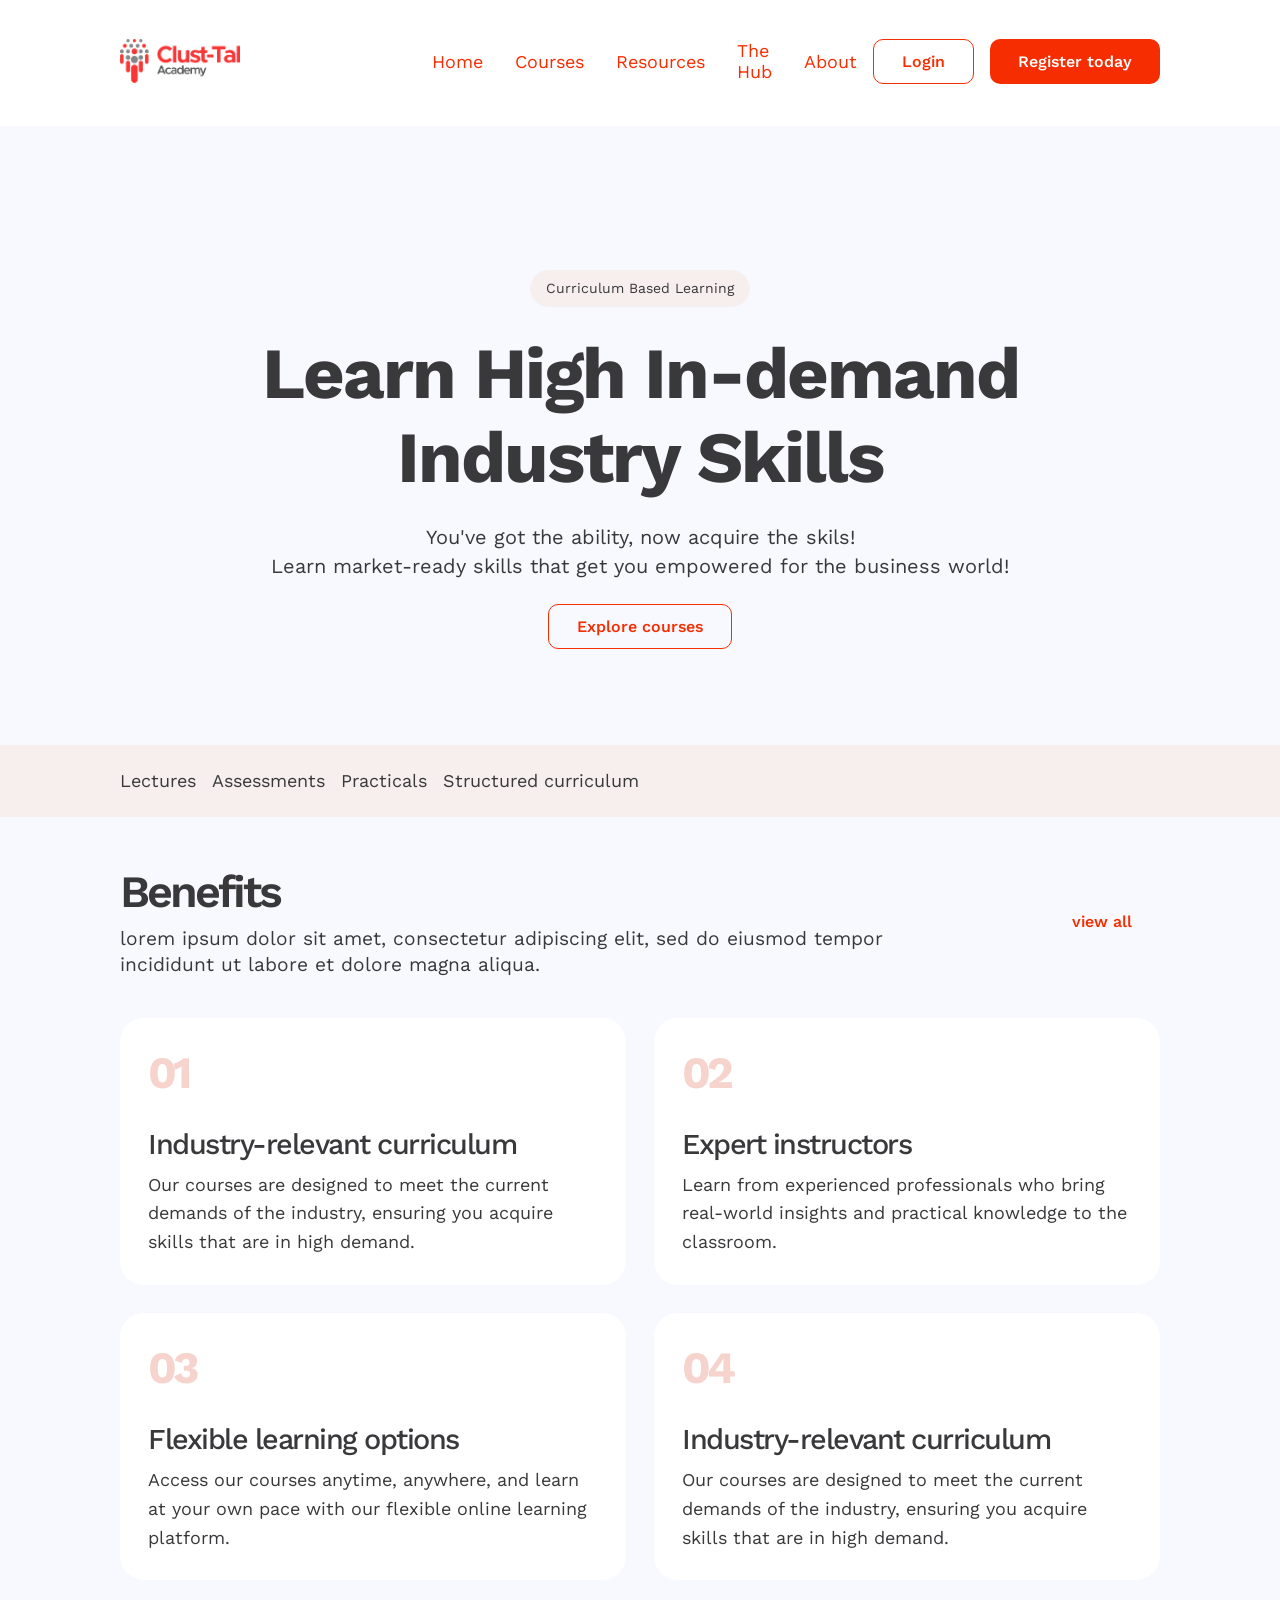
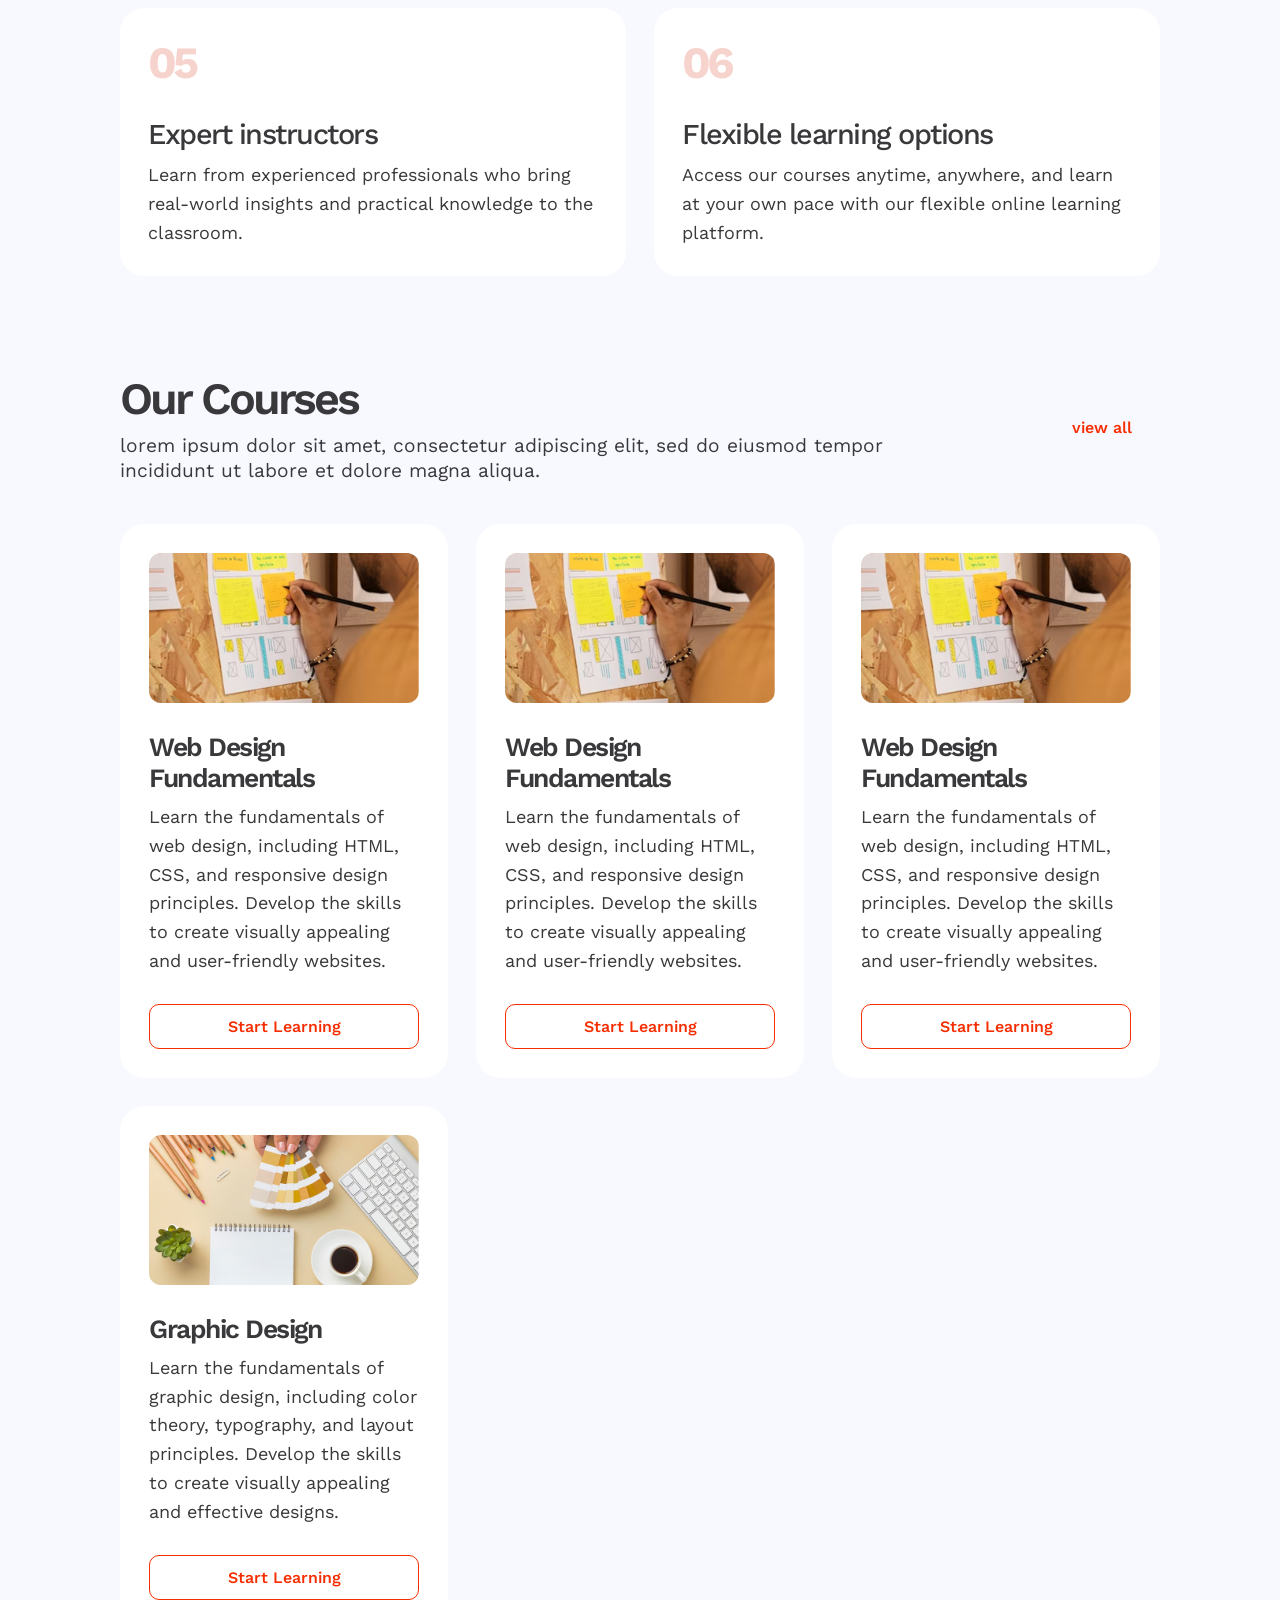
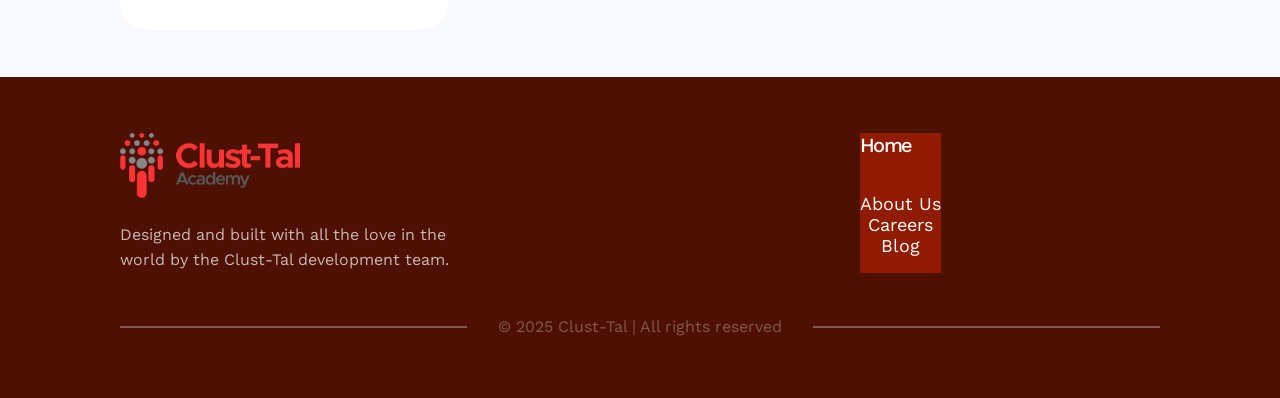
<file: index.html>
<html lang="en">
  <head>
    <meta charset="UTF-8" />
    <meta name="viewport" content="width=device-width, initial-scale=1.0" />
    <link rel="stylesheet" href="indexstylesheet.css" />
    <title>Clust-Tal Website | Homepage</title>
  </head>
  <body>
    <!-- HEADER SECTION  -->
    <section class="header">
      <div class="containerwrapper topnav">
        <div class="brand_logo">
        <img src="images/clusttal_logo.png" alt="clusttal_logo" />
      </div>
      <nav class="nav" id="nav">
        <ul>
          <li><a href="#"> Home </a></li>

          <li><a href="#"> Courses </a></li>
          <li>
            <a href=""> Resources </a>
            <ul class="dropdown">
              <li><a href="#"> Library</a></li>
              <li><a href="#"> Templates</a></li>
            </ul>
          </li>
          <li><a href="#">The Hub</a></li>
          <li><a href="#"> About </a></li>
        </ul>
      </nav>
      <div class="button_row">
        <button class="btn secondary_btn">Login</button>
        <button class="btn primary_btn">Register today</button>
      </div>
      </div>
    </section>

    <!-- HERO SECTION -->
    <section class="hero containerwrapper">
      <div class="curriculum">
        <p class="curriculum_text">Curriculum Based Learning</p>
      </div>
      <h1 class="herotitle">Learn High In-demand <br />Industry Skills</h1>
      <p>
        You've got the ability, now acquire the skils! <br />
        Learn market-ready skills that get you empowered for the business world!
      </p>
      <div class="button_row">
        <button class="btn secondary_btn">Explore courses</button>
        <button class="btn primary_btn">Register</button>
      </div>
    </section>

    <!-- SCROLLABLE STUDY STRUCTURE SECTION -->
    <section class="studystruture section">
      <div class="containerwrapper">
      <div class="scroller">
        <div class="inner_scroller">
          <p>Lectures</p>
          <p>Assessments</p>
          <p>Practicals</p>
          <p>Structured curriculum</p>
        </div>
      </div>
      </div>

    </section>

    <!-- BENEFITS SECTION -->
    <section class="benefits containerwrapper section">
      <div class="sectionTitleRow">
        <div class="sectionTitleLeftRow">
          <h2 class="sectionTitle">Benefits</h2>
          <p>
            lorem ipsum dolor sit amet, consectetur adipiscing elit, sed do
            eiusmod tempor incididunt ut labore et dolore magna aliqua.
          </p>
        </div>
        <button class="btn ghost_btn">view all</button>
      </div>

      <div class="benefitsCardsGrid">
        <div class="benefitCard">
          <h2>01</h2>
          <div class="benefitCardContent">
            <h4>Industry-relevant curriculum</h4>
            <p>
              Our courses are designed to meet the current demands of the
              industry, ensuring you acquire skills that are in high demand.
            </p>
          </div>
        </div>

        <div class="benefitCard">
          <h2>02</h2>
          <div class="benefitCardContent">
            <h4>Expert instructors</h4>
            <p>
              Learn from experienced professionals who bring real-world insights
              and practical knowledge to the classroom.
            </p>
          </div>
        </div>

        <div class="benefitCard">
          <h2>03</h2>

          <div class="benefitCardContent">
            <h4>Flexible learning options</h4>
            <p>
              Access our courses anytime, anywhere, and learn at your own pace
              with our flexible online learning platform.
            </p>
          </div>
        </div>
        <div class="benefitCard">
          <h2>04</h2>
          <div class="benefitCardContent">
            <h4>Industry-relevant curriculum</h4>
            <p>
              Our courses are designed to meet the current demands of the
              industry, ensuring you acquire skills that are in high demand.
            </p>
          </div>
        </div>

        <div class="benefitCard">
          <h2>05</h2>
          <div class="benefitCardContent">
            <h4>Expert instructors</h4>
            <p>
              Learn from experienced professionals who bring real-world insights
              and practical knowledge to the classroom.
            </p>
          </div>
        </div>

        <div class="benefitCard">
          <h2>06</h2>
          <div class="benefitCardContent">
            <h4>Flexible learning options</h4>
            <p>
              Access our courses anytime, anywhere, and learn at your own pace
              with our flexible online learning platform.
            </p>
          </div>
        </div>
      </div>
    </section>

    <!-- COURSES SECTION -->
    <section class="courses containerwrapper section">
      <div class="sectionTitleRow">
        <div class="sectionTitleLeftRow">
          <h2 class="sectionTitle">Our Courses</h2>
          <p>
            lorem ipsum dolor sit amet, consectetur adipiscing elit, sed do
            eiusmod tempor incididunt ut labore et dolore magna aliqua.
          </p>
        </div>
        <button class="btn ghost_btn">view all</button>
      </div>

      <div class="coursesCardsGrid">
        <div class="courseCard">
          <img
            src="images/websitedesign.png"
            alt="website design"
            class="categoryimage"
          />
          <div class="courseCardContent">
            <h3>Web Design Fundamentals</h3>
            <p>
              Learn the fundamentals of web design, including HTML, CSS, and
              responsive design principles. Develop the skills to create
              visually appealing and user-friendly websites.
            </p>
          </div>
          <button class="btn secondary_btn">Start Learning</button>
        </div>
        <div class="courseCard">
          <img
            src="images/websitedesign.png"
            alt="website design"
            class="categoryimage"
          />
          <div class="courseCardContent">
            <h3>Web Design Fundamentals</h3>
            <p>
              Learn the fundamentals of web design, including HTML, CSS, and
              responsive design principles. Develop the skills to create
              visually appealing and user-friendly websites.
            </p>
          </div>
          <button class="btn secondary_btn">Start Learning</button>
        </div>
        <div class="courseCard">
          <img
            src="images/websitedesign.png"
            alt="website design"
            class="categoryimage"
          />
          <div class="courseCardContent">
            <h3>Web Design Fundamentals</h3>
            <p>
              Learn the fundamentals of web design, including HTML, CSS, and
              responsive design principles. Develop the skills to create
              visually appealing and user-friendly websites.
            </p>
          </div>
          <button class="btn secondary_btn">Start Learning</button>
        </div>

        <div class="courseCard">
          <img
            src="images/graphicsdesign.png"
            alt="graphics design"
            class="categoryimage"
          />
          <div class="courseCardContent">
            <h3>Graphic Design</h3>
            <p>
              Learn the fundamentals of graphic design, including color theory,
              typography, and layout principles. Develop the skills to create
              visually appealing and effective designs.
            </p>
          </div>

          <button class="btn secondary_btn">Start Learning</button>
        </div>
      </div>
    </section>

    <!-- FOOTER SECTION -->
    <footer class="footercontainer">
      <div class="upperfooter">
        <div class="leftfooter">
          <div class="footerbrandlogo">
            <img src="images/clusttal_logo.png" alt="clusttal_logo" />
          </div>
          <p class="footerdescription">
            Designed and built with all the love in the world by the Clust-Tal development team.
          </p>
        </div>

        <div></div>

        <div class="footernav rightfooter">
          <div class="footerlinksection">
            <h5>Home</h5>
            <ul>
              <li class="footerlinks"><a href="#">About Us</a></li>
              <li class="footerlinks"><a href="#">Careers</a></li>
              <li class="footerlinks"><a href="#">Blog</a></li>
            </ul>
          </div>
          <!-- <div class="footerlinksection">
            <h5>About Us</h5>
            <ul>
              <li><a href="#">About Us</a></li>
              <li><a href="#">Careers</a></li>
              <li><a href="#">Blog</a></li>
            </ul>
          </div> -->
          <!-- <div class="footerlinksection">
            <h3>Social</h3>
            <ul>
              <li><a href="#">About Us</a></li>
              <li><a href="#">Careers</a></li>
              <li><a href="#">Blog</a></li>
            </ul>
          </div> -->
        </div>
      </div>

      <div class="bottomfooter">
        <hr>
        <p>&copy; 2025 Clust-Tal | All rights reserved</p>
        <hr>
      </div>
    </footer>
  </body>
</html>
</file>
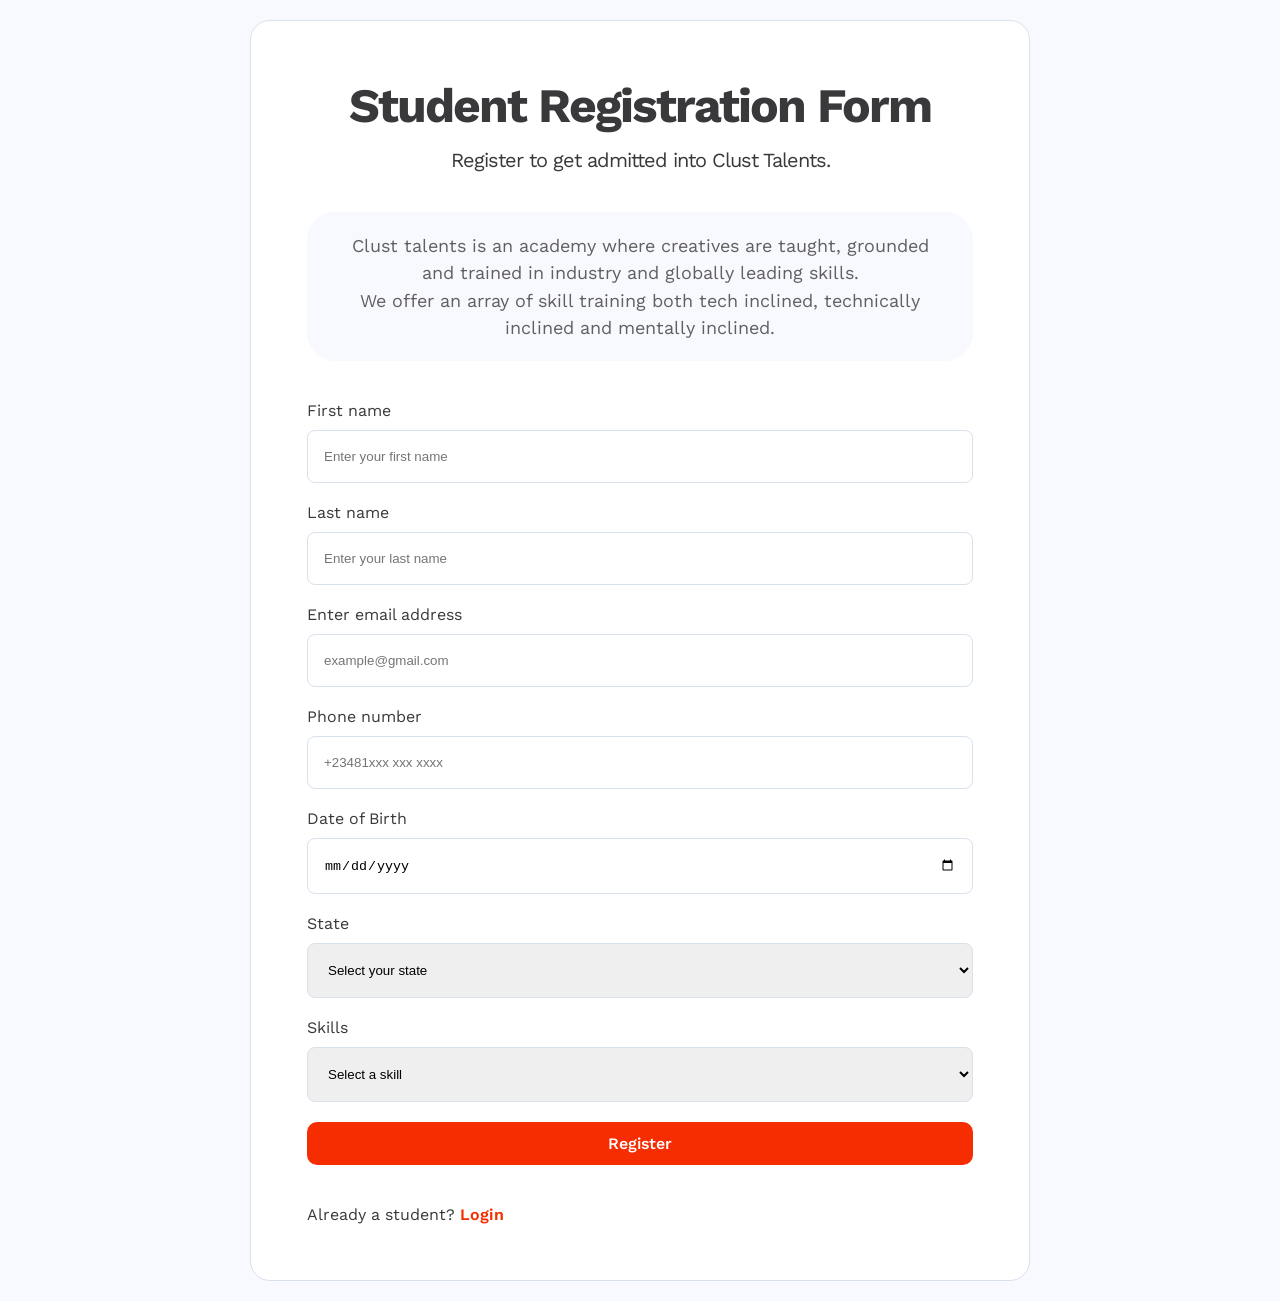
<file: studentregistration.html>
<html lang="en">
  <head>
    <meta charset="UTF-8" />
    <meta name="viewport" content="width=device-width, initial-scale=1.0" />
    <title>Clusttal Registration Form</title>
    <link rel="stylesheet" href="registrationstylesheet.css" />
  </head>
  <body>
    <main>
      <div class="title">
        <h2>Student Registration Form</h2>
        <p>Register to get admitted into Clust Talents.</p>
      </div>

      <div class="about">
        <p>
          Clust talents is an academy where creatives are taught, grounded and
          trained in industry and globally leading skills. <br />We offer an
          array of skill training both tech inclined, technically inclined and
          mentally inclined.
        </p>
      </div>

      <form id="studentRegForm" class="studentRegForm">
        <div class="input-group">
          <label for="first-name">First name</label>
          <input
            type="text"
            id="first-name"
            name="first-name"
            placeholder="Enter your first name"
            required
          />
        </div>
        <div class="input-group">
          <label for="last-name">Last name</label>
          <input
            type="text"
            id="last-name"
            name="last-name"
            placeholder="Enter your last name"
            required
          />
        </div>

        <div class="input-group">
          <label for="email">Enter email address</label>
          <input
            type="email"
            id="email"
            name="email"
            placeholder="example@gmail.com"
            required
          />
        </div>

        <div class="input-group">
          <label for="phone">Phone number</label>
          <input
            type="tel"
            id="phone"
            name="phone"
            placeholder="+23481xxx xxx xxxx"
            required
          />
        </div>
        <div class="input-group">
          <label for="dob">Date of Birth</label>
          <input
            type="date"
            id="dob"
            name="dob"
            placeholder="Select your date of birth"
            required
          />
        </div>
        <div class="input-group">
          <label for="state">State</label>
          <select id="state" name="state" required>
            <option value="" disabled selected>Select your state</option>
            <option value="abia">Abia</option>
          </select>
        </div>
        <div class="select-group">
          <label for="skill">Skills</label>
          <select name="skill" id="skill" required>
            <option value="" disabled selected> Select a skill</option>
            <option value="graphics-design">Graphics design</option>
            <option value="website-development">website-development</option>
            <option value="uiux">UIUX</option>
            <option value="content-creation">Content Creation</option>
            <option value="fashion-design">Fashion design</option>
            <option value="baking">baking</option>
          </select>
        </div>
        <button type="submit" class="btn">Register</button>
      </form>
      
      <p>
        Already a student? <a href="#" class="login">Login</a> 
      </p>
    </main>

    <script src="script.js"></script>
  </body>
</html>
</file>
<file: indexstylesheet.css>
/* @import url("https://fonts.googleapis.com/css2?family=Google+Sans:ital,opsz,wght@0,17..18,400..700;1,17..18,400..700&display=swap"); */

@import url("https://fonts.googleapis.com/css2?family=Work+Sans:ital,wght@0,100..900;1,100..900&display=swap");

@import url("https://fonts.googleapis.com/css2?family=Google+Sans:ital,opsz,wght@0,17..18,400..700;1,17..18,400..700&family=Instrument+Sans:ital,wght@0,400..700;1,400..700&family=Work+Sans:ital,wght@0,100..900;1,100..900&display=swap");
* {
  margin: 0;
  padding: 0;
  box-sizing: border-box;
}

:root {
  /* COLOR VARIABLES */
  --surface-background: #f8f8ff;
  --surface-foreground: #ffffff;
  --stroke: #d9e1ec;
  --black-text: #39393c;
  --white-text: #ffffff;
  --primary-red: #f62d00;
  --primary-red-40: #f62d0064;
  --primary-red-hover: #da2b04;
  --primary-20: #f8efedee;
  --primary-30: #f5d0c8ee;
}

/* Styling Headers */
h1 {
  font-size: 3.6rem;
  font-weight: 700;
  letter-spacing: -4px;
}

h2 {
  font-size: 2.8rem;
  font-weight: 600;
  letter-spacing: -3px;
}

h3 {
  font-size: 1.65rem;
  font-weight: 600;
  letter-spacing: -1.5px;
}

h4 {
  font-size: 1.8rem;
  font-weight: 500;
  letter-spacing: -1.5px;
}
h5 {
  font-size: 1.4rem;
  font-weight: 500;
  letter-spacing: -1.5px;
}

p {
  font-size: 18px;
  font-weight: 400;
  line-height: 1.8rem;
}

/* ASSETSTYLING */

button {
  display: inline-flex;
  align-items: center;
  justify-content: center;
  white-space: nowrap;
  background-color: var(--primary-red);
  color: var(--white-text);
  font-family: "Work Sans", sans-serif;
  cursor: pointer;
}

button:hover {
  background-color: var(--primary-red-hover);
  color: var(--white-text);
}

.btn {
  padding: 12px 28px;
  font-size: 16px;
  font-weight: 550;
  border-radius: 10px;
  border: 0;
  cursor: pointer;
}

.secondary_btn {
  background-color: transparent;
  border: 1px solid var(--primary-red);
  color: var(--primary-red);
}

.secondary_btn:hover {
  background-color: var(--surface-background);
  color: var(--primary-red);
}

.ghost_btn {
  background-color: transparent;
  border: none;
  outline: 0;
  color: var(--primary-red);
}

.ghost_btn:hover {
  background-color: transparent;
  border: none;
  outline: 0;
  color: var(--primary-red-hover);
}

/* BODY STYLING */

body {
  width: 100%;
  min-height: 100vh;
  display: flex;
  flex-direction: column;
  align-items: center;
  font-family: "Google Sans", sans-serif;
  background-color: var(--surface-background);
  color: var(--black-text);
  font-family: "Work Sans", sans-serif;
}

/* CONTAINERS STYLING */

.containerwrapper {
  width: 100%;
  margin: 48px 0;

  max-width: 1440px;
  padding: 48px 120px;
}

.section {
  width: 100%;
  align-items: center;
  justify-content: center;
  gap: 40px;

  margin: auto;
  display: flex;
  flex-direction: column;
  align-items: center;
  justify-content: space-between;



}

/* HERO STYLING */
.header {
  width: 100%;
  background-color: var(--surface-foreground);
}

.topnav {
  width: 100%;
  margin: auto;
  display: flex;
  flex-direction: row;
  align-items: center;
  justify-content: space-between;
  position: sticky;
  top: 0;
  z-index: 999;

  padding: 20px 120px 24px 120px;
}

.brand_logo img {
  width: 120px;
  height: auto;
}

.nav {
  width: 100%;
  display: flex;
}

ul {
  list-style: none;
  display: flex;
  flex-direction: row;
  align-items: center;
  justify-content: center;
}

ul li {
  display: inline-block;
  font-size: 18px;
}

ul li a {
  text-decoration: none;
  display: block;
  padding: 20px 16px;
  color: var(--primary-red);
}
ul li a:hover {
  color: var(--primary-red-hover);
  text-decoration: underline;
}

ul li ul.dropdown li {
  width: 100%;
}

ul li ul.dropdown {
  width: 100%;
  display: block;
  position: absolute;
  z-index: 999;
  display: none;
  overflow: hidden;
}

ul li:hover ul.dropdown {
  display: inline;
  background: var(--primary-red);
}

.button_row {
  display: flex;
  flex-direction: row;
  gap: 16px;
}

/* HERO SECTION */
.hero {
  width: 100%;
  margin-top: 96px;
  display: flex;
  flex-direction: column;
  align-items: center;
  gap: 24px;
  text-align: center;
}

.curriculum {
  background: var(--primary-20);
  display: inline-block;
  padding: 4px 16px;
  border-radius: 50px;
}

.hero .curriculum_text {
  font-size: 14px;
}
.herotitle {
  font-size: 72px;
  letter-spacing: -2;
}

.hero p {
  font-size: 20px;
  line-height: 1.8rem;
  font-weight: 400;
}

.hero .primary_btn {
  display: none;
}

/* studystruture styling */

.studystruture {
  width: 100%;
  background: var(--primary-20);
  height: 72px;
  display: flex;
  flex-direction: row;
  justify-content: center;
  align-items: center;
  gap: 52px;
  font-size: 20px;
}

.studystruture p::after {
  width: 24px;
  height: 24px;
  background-color: var(--primary-red-hover);
  color: var(--primary-red-hover);
}

.scroller {
  max-width: 600px;
}

.inner_scroller {
  padding-block: 1rem;
  display: flex;
  flex-wrap: wrap;
  gap: 1rem;
}

/* BENEFITS SECTION */

.sectionTitleRow {
  width: 100%;
  display: flex;
  flex-direction: row;
  align-items: center;
  justify-content: space-between;
}

.sectionTitleLeftRow {
  display: flex;
  flex-direction: column;
  gap: 8px;
  width: 75%;
}

.sectionTitleLeftRow p {
  font-size: 1.2rem;
  line-height: 1.6rem;
}

.benefitsCardsGrid {
  width: 100%;
  display: grid;
  grid-template-columns: 2fr 2fr;
  gap: 28px;
}

.benefitCard {
  display: flex;
  flex-direction: column;
  background-color: var(--surface-foreground);
  gap: 28px;
  padding: 28px;
  border-radius: 24px;
}

.benefitCard h2 {
  font-size: 2.8rem;
  color: var(--primary-30);
  font-weight: 700;
  letter-spacing: -4px;
}

.benefitCardContent {
  display: flex;
  flex-direction: column;
  gap: 10px;
}

/* COURSES SECTION */
.coursesCardsGrid {
  width: 100%;
  display: grid;
  grid-template-columns: 1fr 1fr 1fr;
  flex-wrap: wrap;
  gap: 28px;
}

.courseCard {
  display: flex;
  flex-direction: column;
  background-color: var(--surface-foreground);
  gap: 28px;
  padding: 28px;
  border-radius: 24px;
  transition: 250ms ease-in;
  border: 1px solid #ffffff;
}
.courseCard:hover {
  background-color: #fffdfd;
  border: 1px solid #fed6d6;
}

.categoryimage {
  width: 100%;
  height: auto;
  border-radius: 12px;
}

.courseCardContent {
  display: flex;
  flex-direction: column;
  gap: 10px;
}

/* FOOTER */
.footercontainer {
  width: 100%;
  display: flex;
  flex-direction: row;
  align-items: start;
  justify-content: space-between;
  padding: 56px 120px;
  background-color: #4d1002;
  color: var(--white-text);
}

.brand_logo {
  width: 100%;
  height: auto;
}

/* FOOTER */
.footercontainer {
  width: 100%;
  display: flex;
  flex-direction: column;
  align-items: start;
  justify-content: space-between;
  padding: 56px 120px;
  background-color: #4d1002;
  color: var(--white-text);
  gap: 40px;
}

.upperfooter {
  display: flex;
  flex-direction: row;
  width: 100%;
}

.footerbrandlogo {
  width: 100%;
  height: auto;
}

.footerbrandlogo img {
  width: 180px;
  height: auto;
}

.footerdescription {
  font-size: 16px;
  line-height: 1.6rem;
  width: 65%;
  color: #ffffffb3;
}

.leftfooter {
  display: flex;
  flex-direction: column;
  gap: 24px;
  width: 100%;
}

.footernav {
  width: 100%;
  display: flex;
  flex-direction: row;
  justify-content: center;
  gap: 64px;
}

.footerlinksection {
  display: flex;
  flex-direction: column;
  text-align: left;
  align-items: flex-start;
  justify-content: start;
  gap: 36px;
  background: var(--primary-red-40);
}

.footerlinksection h5 {
  font-size: 20px;
  font-weight: 500;
}

.footerlinksection ul {
  display: flex;
  flex-direction: column;
}

.footerlinksection a {
  display: block;
  color: var(--white-text);
  padding: 0;
  text-align: left;
}

.footerlinksection a:hover {
  color: var(--white-text);
}

.bottomfooter {
  display: flex;
  flex-direction: row;
  width: 100%;
  align-items: center;
  justify-content: center;
  text-align: center;
  font-size: 16px;
}

.bottomfooter p {
  color: #ffffff4d;
  font-size: 16px;
  width: 100%;
}

.bottomfooter hr {
  border: 0.5px solid;
  color: #ffffff4d;
  width: 100%;
}
</file>
<file: registrationstylesheet.css>
/* @import url("https://fonts.googleapis.com/css2?family=Google+Sans:ital,opsz,wght@0,17..18,400..700;1,17..18,400..700&display=swap"); */

@import url("https://fonts.googleapis.com/css2?family=Work+Sans:ital,wght@0,100..900;1,100..900&display=swap");

@import url("https://fonts.googleapis.com/css2?family=Google+Sans:ital,opsz,wght@0,17..18,400..700;1,17..18,400..700&family=Instrument+Sans:ital,wght@0,400..700;1,400..700&family=Work+Sans:ital,wght@0,100..900;1,100..900&display=swap");
* {
  margin: 0;
  padding: 0;
  box-sizing: border-box;
}

:root {
  /* COLOR VARIABLES */
  --surface-background: #f8f8ff;
  --surface-foreground: #ffffff;
  --stroke: #d9e1ec;
  --black-text: #39393c;
  --white-text: #ffffff;
  --primary-red: #f62d00;
  --primary-red-40: #f62d0064;
  --primary-red-hover: #da2b04;
}
body {
  min-height: 100vh;
  display: flex;
  flex-direction: column;
  align-items: center;
  justify-content: center;
  font-family: "Google Sans", sans-serif;
  background-color: var(--surface-background);
  color: var(--black-text);
  padding: 20px;
  font-family: "Work Sans", sans-serif;
}

button {
  width: 100%;
  background-color: var(--primary-red);
  color: var(--white-text);
  font-family: "Work Sans", sans-serif;
  
}
button:hover {
  background-color: var(--primary-red-hover);
  color: var(--white-text);
}

.btn {
  padding: 12px 28px;
  font-size: 16px;
  font-weight: 550;
  border-radius: 10px;
  border: 0;
  cursor: pointer;
}

.secondary_btn {
  background-color: transparent;
  border: 1px solid var(--primary-red);
  color: var(--primary-red);

}
.secondary_btn:hover {
  background-color: var(--surface-foreground);
  color: var(--primary-red);
}

/* REGISTRATION PAGE STYLING */
main {
  width: 100%;
  max-width: 780px;
  background-color: var(--surface-foreground);
  padding: 56px;
  border-radius: 20px;
  display: flex;
  flex-direction: column;
  gap: 40px;
  border: 1px solid var(--stroke);
}

.title {
  display: flex;
  flex-direction: column;
  width: 100%;
  justify-content: center;
  align-items: center;
  gap: 14px;
}

h2 {
  font-size: 48px;
  letter-spacing: -2px;
  text-align: center;
}
.title p {
  font-size: 20px;
  letter-spacing: -1px;
}

.about {
  background-color: var(--surface-background);
  padding: 20px 32px;
  border-radius: 28px;
}
.about p {
  text-align: center;
  font-size: 18px;
  line-height: 152%;
  color: rgb(96, 96, 96);
}

/* FORM STYLING */
.studentRegForm {
  width: 100%;
  height: auto;
  display: flex;
  flex-direction: column;
  gap: 20px;
}

/* INPUT GROUPS */
.input-group {
  display: flex;
  flex-direction: column;
  gap: 10px;
}
label {
  font-size: 16px;
}

input {
  padding: 18px 16px;
  border-radius: 8px;
  border: 1px solid var(--stroke);
}

input:focus,
select:focus {
  outline: none;
  padding: 18px 16px;
  border-radius: 8px;
  border: 1px solid var(--primary-red-40);
}

.select-group {
  display: flex;
  flex-direction: column;
  gap: 10px;
}

select {
  padding: 18px 16px;
  border-radius: 8px;
  border: 1px solid var(--stroke);
}

.login {
  color: var(--primary-red);
  font-weight: 600;
  text-decoration: none;
}

.login:hover {
  color: var(--primary-red-hover);
  text-decoration: underline;
}

@media (max-width: 600px) {
  main {
    padding: 32px 20px;
  }

  h2 {
    font-size: 32px;
  }
}
</file>
